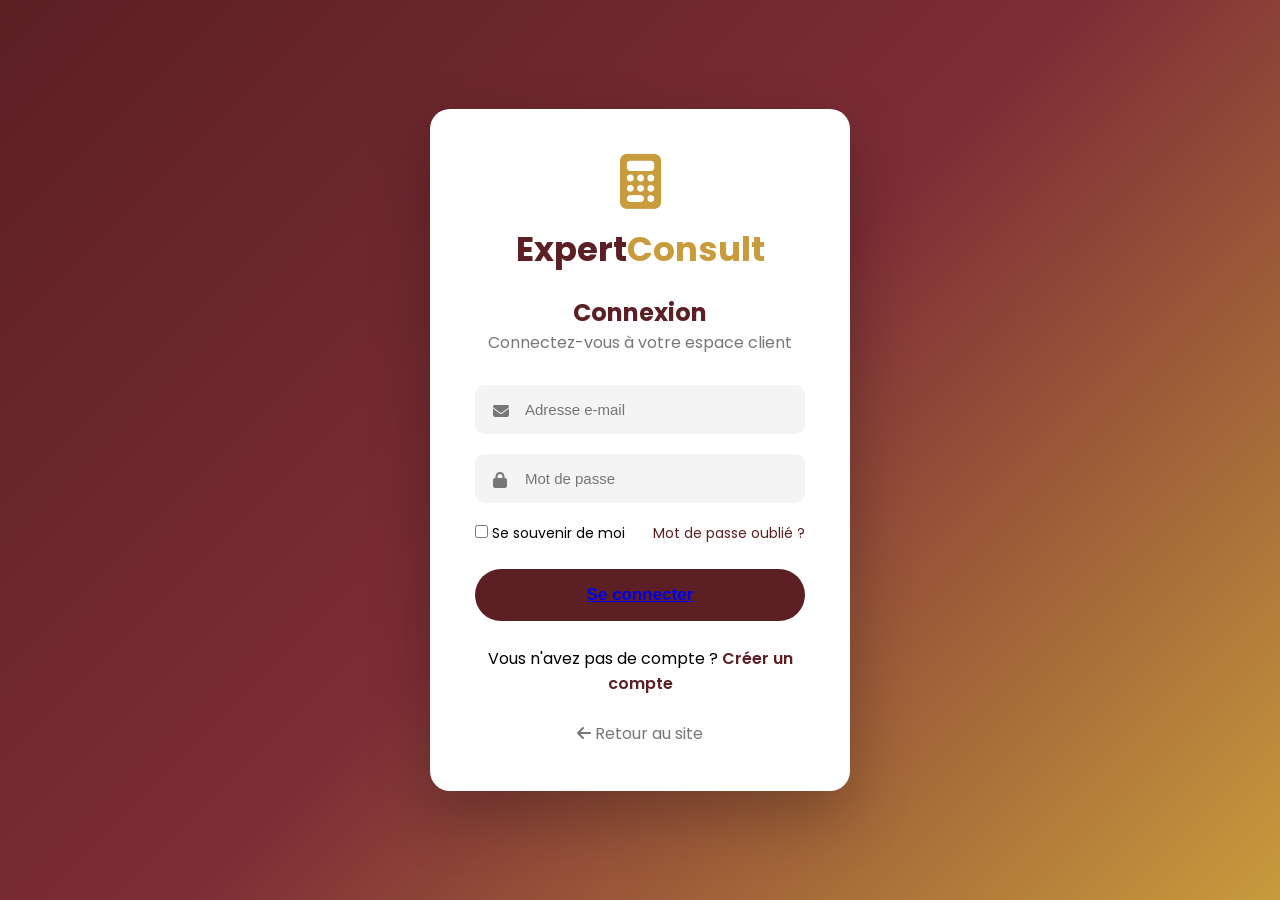
<file: auth.html>
<!DOCTYPE html>
<html lang="fr">

<head>

    <meta charset="UTF-8">
    <meta name="viewport" content="width=device-width, initial-scale=1.0">

    <title>Connexion | ExpertConsult</title>

    <link rel="stylesheet" href="auth.css">

    <!-- Google Fonts -->
    <link href="https://fonts.googleapis.com/css2?family=Poppins:wght@300;400;500;600;700&display=swap" rel="stylesheet">

    <!-- Font Awesome -->
    <link rel="stylesheet"
        href="https://cdnjs.cloudflare.com/ajax/libs/font-awesome/6.7.2/css/all.min.css">

</head>

<body>

    <div class="login-container">

        <div class="login-box">

            <div class="logo">

                <i class="fa-solid fa-calculator"></i>

                <h1>Expert<span>Consult</span></h1>

            </div>

            <h2>Connexion</h2>

            <p>Connectez-vous à votre espace client</p>

            <form action="#" method="post">

                <div class="input-box">

                    <i class="fa-solid fa-envelope"></i>

                    <input type="email"
                        placeholder="Adresse e-mail"
                        required>

                </div>

                <div class="input-box">

                    <i class="fa-solid fa-lock"></i>

                    <input type="password"
                        placeholder="Mot de passe"
                        required>

                </div>

                <div class="options">

                    <label>

                        <input type="checkbox">

                        Se souvenir de moi

                    </label>

                    <a href="#">Mot de passe oublié ?</a>

                </div>

                <button type="submit">

                    <a href="dashboard.html">Se connecter</a>

                </button>

            </form>

            <div class="register">

                Vous n'avez pas de compte ?

                <a href="inscrire.html">Créer un compte</a>

            </div>

            <a href="index.html" class="back">

                <i class="fa-solid fa-arrow-left"></i>

                Retour au site

            </a>

        </div>

    </div>

</body>

</html>
</file>
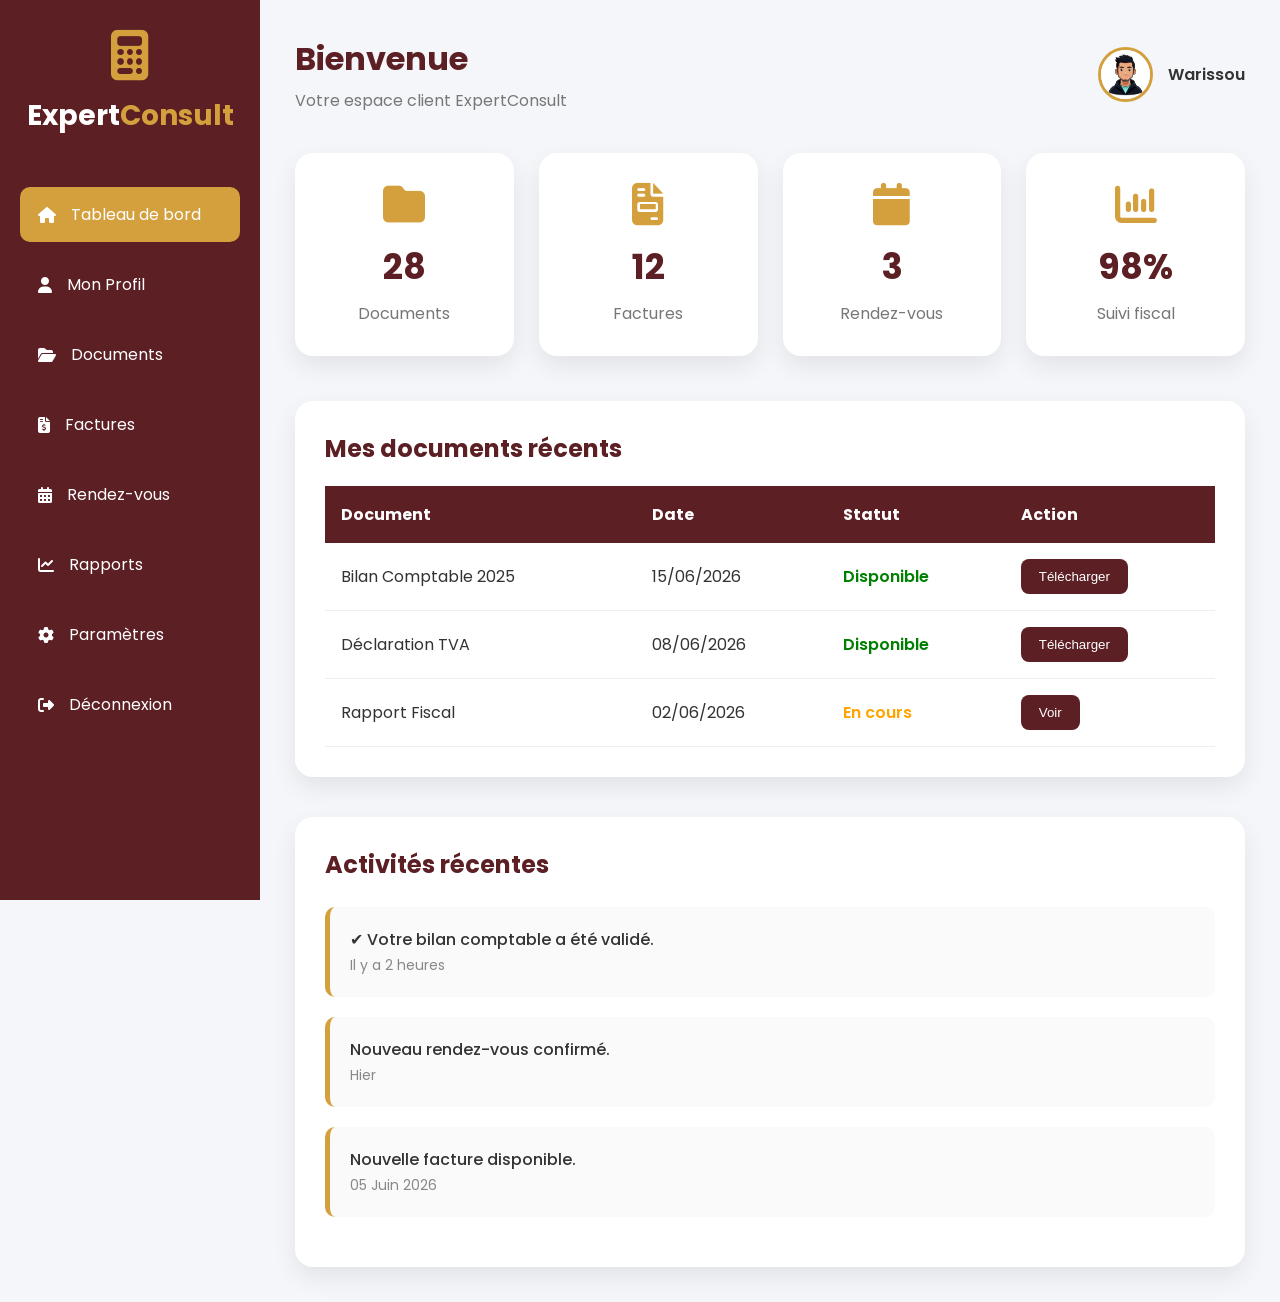
<file: dashboard.html>
<!DOCTYPE html>
<html lang="fr">

<head>

    <meta charset="UTF-8">
    <meta name="viewport" content="width=device-width, initial-scale=1.0">

    <title>Tableau de bord | ExpertConsult</title>

    <link rel="stylesheet" href="dashboard.css">

    <link href="https://fonts.googleapis.com/css2?family=Poppins:wght@300;400;500;600;700&display=swap" rel="stylesheet">

    <link rel="stylesheet"
    href="https://cdnjs.cloudflare.com/ajax/libs/font-awesome/6.7.2/css/all.min.css">

</head>

<body>

<!-- ================= SIDEBAR ================= -->

<div class="sidebar">

    <div class="logo">

        <i class="fa-solid fa-calculator"></i>

        <h2>Expert<span>Consult</span></h2>

    </div>

    <ul>

        <li class="active">
            <a href="#"><i class="fa-solid fa-house"></i> Tableau de bord</a>
        </li>

        <li>
            <a href="#"><i class="fa-solid fa-user"></i> Mon Profil</a>
        </li>

        <li>
            <a href="#"><i class="fa-solid fa-folder-open"></i> Documents</a>
        </li>

        <li>
            <a href="#"><i class="fa-solid fa-file-invoice-dollar"></i> Factures</a>
        </li>

        <li>
            <a href="#"><i class="fa-solid fa-calendar-days"></i> Rendez-vous</a>
        </li>

        <li>
            <a href="#"><i class="fa-solid fa-chart-line"></i> Rapports</a>
        </li>

        <li>
            <a href="#"><i class="fa-solid fa-gear"></i> Paramètres</a>
        </li>

        <li>
            <a href="index.html"><i class="fa-solid fa-right-from-bracket"></i> Déconnexion</a>
        </li>

    </ul>

</div>

<!-- ================= MAIN ================= -->

<div class="main">

    <!-- HEADER -->

    <header>

        <div>

            <h1>Bienvenue </h1>

            <p>Votre espace client ExpertConsult</p>

        </div>

        <div class="profile">

            <img src="pic/avatar.webp" alt="">

            <span>Warissou</span>

        </div>

    </header>

    <!-- CARTES -->

    <section class="cards">

        <div class="card">

            <i class="fa-solid fa-folder"></i>

            <h2>28</h2>

            <p>Documents</p>

        </div>

        <div class="card">

            <i class="fa-solid fa-file-invoice"></i>

            <h2>12</h2>

            <p>Factures</p>

        </div>

        <div class="card">

            <i class="fa-solid fa-calendar"></i>

            <h2>3</h2>

            <p>Rendez-vous</p>

        </div>

        <div class="card">

            <i class="fa-solid fa-chart-column"></i>

            <h2>98%</h2>

            <p>Suivi fiscal</p>

        </div>

    </section>

    <!-- DOCUMENTS -->

    <section class="table-section">

        <h2>Mes documents récents</h2>

        <table>

            <thead>

                <tr>

                    <th>Document</th>

                    <th>Date</th>

                    <th>Statut</th>

                    <th>Action</th>

                </tr>

            </thead>

            <tbody>

                <tr>

                    <td>Bilan Comptable 2025</td>

                    <td>15/06/2026</td>

                    <td><span class="ok">Disponible</span></td>

                    <td><button>Télécharger</button></td>

                </tr>

                <tr>

                    <td>Déclaration TVA</td>

                    <td>08/06/2026</td>

                    <td><span class="ok">Disponible</span></td>

                    <td><button>Télécharger</button></td>

                </tr>

                <tr>

                    <td>Rapport Fiscal</td>

                    <td>02/06/2026</td>

                    <td><span class="wait">En cours</span></td>

                    <td><button>Voir</button></td>

                </tr>

            </tbody>

        </table>

    </section>

    <!-- ACTIVITÉS -->

    <section class="activity">

        <h2>Activités récentes</h2>

        <div class="activity-box">

            <p>✔ Votre bilan comptable a été validé.</p>

            <span>Il y a 2 heures</span>

        </div>

        <div class="activity-box">

            <p> Nouveau rendez-vous confirmé.</p>

            <span>Hier</span>

        </div>

        <div class="activity-box">

            <p> Nouvelle facture disponible.</p>

            <span>05 Juin 2026</span>

        </div>

    </section>

</div>

</body>

</html>
</file>
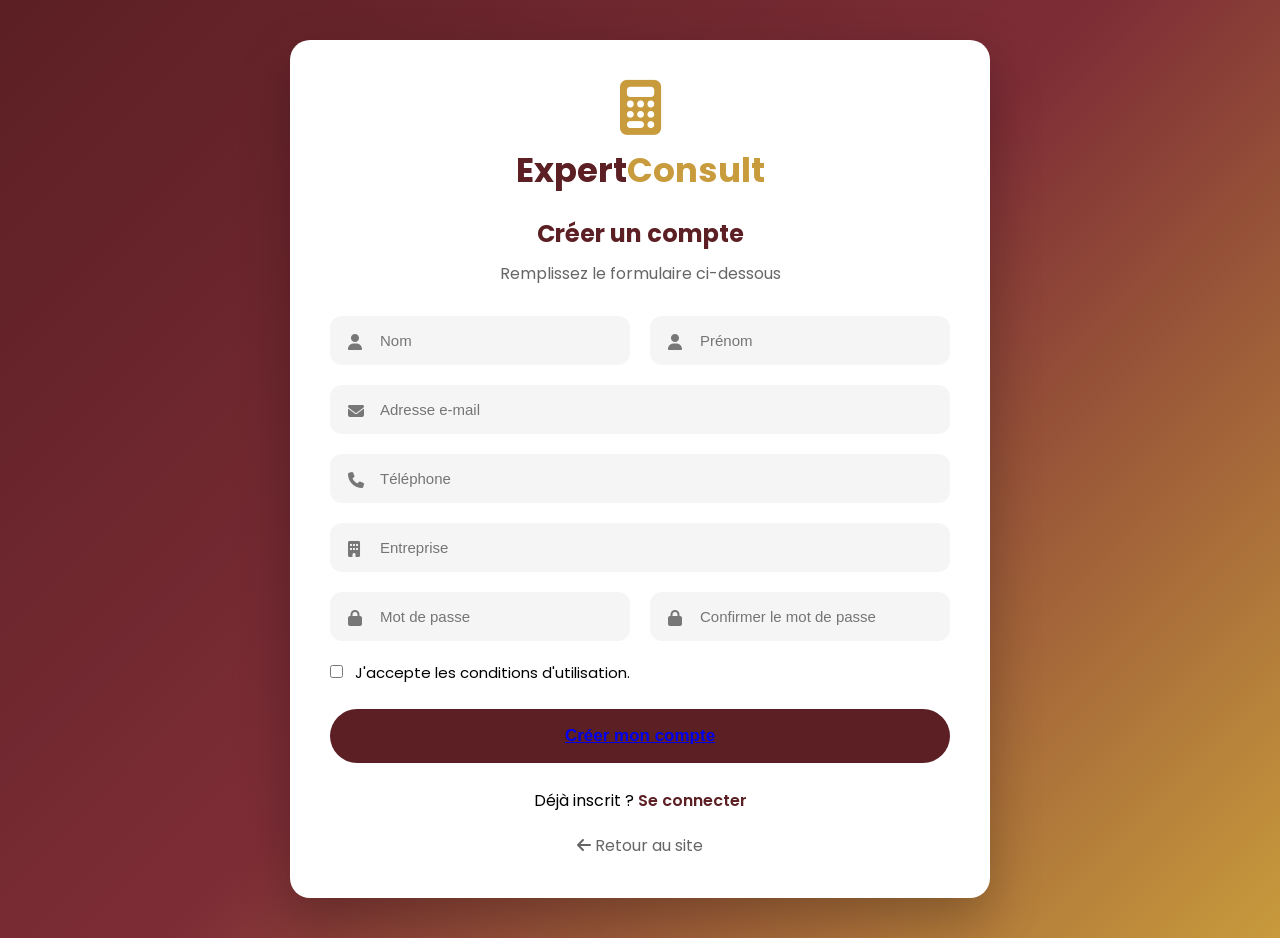
<file: inscrire.html>
<!DOCTYPE html>
<html lang="fr">

<head>

    <meta charset="UTF-8">
    <meta name="viewport" content="width=device-width, initial-scale=1.0">

    <title>Inscription | ExpertConsult</title>

    <link rel="stylesheet" href="inscrire.css">

    <link href="https://fonts.googleapis.com/css2?family=Poppins:wght@300;400;500;600;700&display=swap" rel="stylesheet">

    <link rel="stylesheet"
    href="https://cdnjs.cloudflare.com/ajax/libs/font-awesome/6.7.2/css/all.min.css">

</head>

<body>

<div class="container">

<div class="register-box">

<div class="logo">

<i class="fa-solid fa-calculator"></i>

<h1>Expert<span>Consult</span></h1>

</div>

<h2>Créer un compte</h2>

<p>Remplissez le formulaire ci-dessous</p>

<form action="inscrire.php" method="POST">

<div class="row">

<div class="input-box">

<i class="fa-solid fa-user"></i>

<input type="text" placeholder="Nom" name="nom"required>

</div>

<div class="input-box">

<i class="fa-solid fa-user"></i>

<input type="text" placeholder="Prénom" name="prenom" required>

</div>

</div>

<div class="input-box">

<i class="fa-solid fa-envelope"></i>

<input type="email" placeholder="Adresse e-mail" name="email" required>

</div>

<div class="input-box">

<i class="fa-solid fa-phone"></i>

<input type="tel" placeholder="Téléphone" name="telephone" required>

</div>

<div class="input-box">

<i class="fa-solid fa-building"></i>

<input type="text" placeholder="Entreprise" name="entreprise" >

</div>

<div class="row">

<div class="input-box">

<i class="fa-solid fa-lock"></i>

<input type="password" placeholder="Mot de passe" name="mot_de_passe" required>

</div>

<div class="input-box">

<i class="fa-solid fa-lock"></i>

<input type="password" placeholder="Confirmer le mot de passe" name="confirmation" required>

</div>

</div>

<div class="checkbox">

<label>

<input type="checkbox" required>

J'accepte les conditions d'utilisation.

</label>

</div>

<button type="submit"><a href="dashboard.html">Créer mon compte</a>



</button>

</form>

<div class="login">

Déjà inscrit ?

<a href="auth.html">

Se connecter

</a>

</div>

<a href="index.html" class="back">

<i class="fa-solid fa-arrow-left"></i>

Retour au site

</a>

</div>

</div>

</body>

</html>
</file>
<file: auth.css>
/* =====================
RESET
====================== */

*{
    margin:0;
    padding:0;
    box-sizing:border-box;
}

body{

    font-family:'Poppins',sans-serif;

    height:100vh;

    display:flex;
    justify-content:center;
    align-items:center;

    background:linear-gradient(135deg,#5b1f24,#7d2d36,#c89b3c);

}

/* =====================
LOGIN
====================== */

.login-container{

    width:100%;
    display:flex;
    justify-content:center;
    align-items:center;

    padding:20px;

}

.login-box{

    width:420px;

    background:#fff;

    border-radius:20px;

    padding:45px;

    box-shadow:0 25px 60px rgba(0,0,0,.25);

    animation:fade .8s;

}

/* =====================
LOGO
====================== */

.logo{

    text-align:center;

    margin-bottom:20px;

}

.logo i{

    font-size:55px;

    color:#c89b3c;

    margin-bottom:15px;

}

.logo h1{

    color:#5b1f24;

    font-size:34px;

}

.logo span{

    color:#c89b3c;

}

.login-box h2{

    text-align:center;

    color:#5b1f24;

    margin-top:20px;

}

.login-box p{

    text-align:center;

    color:#777;

    margin-bottom:30px;

}

/* =====================
INPUTS
====================== */

.input-box{

    position:relative;

    margin-bottom:20px;

}

.input-box i{

    position:absolute;

    left:18px;

    top:18px;

    color:#777;

}

.input-box input{

    width:100%;

    padding:16px 18px 16px 50px;

    border:none;

    background:#f4f4f4;

    border-radius:10px;

    outline:none;

    font-size:15px;

    transition:.3s;

}

.input-box input:focus{

    background:#fff;

    border:2px solid #c89b3c;

}

/* =====================
OPTIONS
====================== */

.options{

    display:flex;

    justify-content:space-between;

    align-items:center;

    font-size:14px;

    margin-bottom:25px;

}

.options a{

    text-decoration:none;

    color:#5b1f24;

}

.options a:hover{

    color:#c89b3c;

}

/* =====================
BUTTON
====================== */

button{

    width:100%;

    padding:16px;

    border:none;

    border-radius:50px;

    background:#5b1f24;

    color:#fff;

    font-size:17px;

    font-weight:600;

    cursor:pointer;

    transition:.3s;

}

button:hover{

    background:#c89b3c;

    color:#fff;

    transform:translateY(-3px);

}

/* =====================
REGISTER
====================== */

.register{

    margin-top:25px;

    text-align:center;

}

.register a{

    color:#5b1f24;

    font-weight:600;

    text-decoration:none;

}

.register a:hover{

    color:#c89b3c;

}

/* =====================
BACK
====================== */

.back{

    display:block;

    text-align:center;

    margin-top:25px;

    color:#777;

    text-decoration:none;

}

.back:hover{

    color:#5b1f24;

}

/* =====================
ANIMATION
====================== */

@keyframes fade{

    from{

        opacity:0;

        transform:translateY(40px);

    }

    to{

        opacity:1;

        transform:translateY(0);

    }

}

/* =====================
RESPONSIVE
====================== */

@media(max-width:500px){

.login-box{

width:100%;

padding:30px;

}

.logo h1{

font-size:28px;

}

}
</file>
<file: dashboard.css>
/*=========================================
RESET
=========================================*/

*{
    margin:0;
    padding:0;
    box-sizing:border-box;
}

body{
    font-family:'Poppins',sans-serif;
    background:#f4f6f9;
    display:flex;
    color:#333;
}

/*=========================================
SIDEBAR
=========================================*/

.sidebar{

    width:260px;
    min-height:100vh;
    background:#5b1f24;
    position:fixed;
    left:0;
    top:0;
    color:#fff;
    padding:30px 20px;

}

.logo{

    text-align:center;
    margin-bottom:50px;

}

.logo i{

    font-size:50px;
    color:#d4a03d;
    margin-bottom:15px;

}

.logo h2{

    font-size:28px;

}

.logo span{

    color:#d4a03d;

}

.sidebar ul{

    list-style:none;

}

.sidebar ul li{

    margin-bottom:15px;

}

.sidebar ul li a{

    display:flex;
    align-items:center;
    gap:15px;

    text-decoration:none;
    color:#fff;

    padding:15px 18px;

    border-radius:10px;

    transition:.3s;

}

.sidebar ul li a:hover{

    background:#7a2e35;

}

.sidebar ul li.active a{

    background:#d4a03d;
    color:#fff;

}

/*=========================================
MAIN
=========================================*/

.main{

    margin-left:260px;
    width:calc(100% - 260px);
    padding:35px;

}

/*=========================================
HEADER
=========================================*/

header{

    display:flex;
    justify-content:space-between;
    align-items:center;

    margin-bottom:40px;

}

header h1{

    color:#5b1f24;
    margin-bottom:5px;

}

header p{

    color:#777;

}

.profile{

    display:flex;
    align-items:center;
    gap:15px;

}

.profile img{

    width:55px;
    height:55px;
    border-radius:50%;
    object-fit:cover;
    border:3px solid #d4a03d;

}

.profile span{

    font-weight:600;

}

/*=========================================
CARDS
=========================================*/

.cards{

    display:grid;
    grid-template-columns:repeat(4,1fr);
    gap:25px;

    margin-bottom:45px;

}

.card{

    background:#fff;

    border-radius:18px;

    padding:30px;

    text-align:center;

    box-shadow:0 10px 25px rgba(0,0,0,.08);

    transition:.3s;

}

.card:hover{

    transform:translateY(-8px);

}

.card i{

    font-size:42px;

    color:#d4a03d;

    margin-bottom:15px;

}

.card h2{

    font-size:35px;

    color:#5b1f24;

}

.card p{

    color:#777;

    margin-top:8px;

}

/*=========================================
TABLE
=========================================*/

.table-section{

    background:#fff;

    border-radius:18px;

    padding:30px;

    box-shadow:0 10px 25px rgba(0,0,0,.08);

    margin-bottom:40px;

}

.table-section h2{

    color:#5b1f24;

    margin-bottom:20px;

}

table{

    width:100%;
    border-collapse:collapse;

}

thead{

    background:#5b1f24;
    color:#fff;

}

th{

    padding:16px;
    text-align:left;

}

td{

    padding:16px;

    border-bottom:1px solid #eee;

}

tbody tr:hover{

    background:#fafafa;

}

button{

    background:#5b1f24;
    color:white;

    border:none;

    padding:10px 18px;

    border-radius:8px;

    cursor:pointer;

    transition:.3s;

}

button:hover{

    background:#d4a03d;

}

.ok{

    color:green;
    font-weight:600;

}

.wait{

    color:orange;
    font-weight:600;

}

/*=========================================
ACTIVITY
=========================================*/

.activity{

    background:white;

    border-radius:18px;

    padding:30px;

    box-shadow:0 10px 25px rgba(0,0,0,.08);

}

.activity h2{

    color:#5b1f24;

    margin-bottom:25px;

}

.activity-box{

    padding:20px;

    border-left:5px solid #d4a03d;

    background:#fafafa;

    border-radius:10px;

    margin-bottom:20px;

}

.activity-box p{

    font-weight:500;

}

.activity-box span{

    font-size:14px;

    color:#888;

}

/*=========================================
SCROLLBAR
=========================================*/

::-webkit-scrollbar{

    width:8px;

}

::-webkit-scrollbar-thumb{

    background:#5b1f24;
    border-radius:20px;

}

/*=========================================
RESPONSIVE
=========================================*/

@media(max-width:1100px){

.cards{

grid-template-columns:repeat(2,1fr);

}

}

@media(max-width:900px){

.sidebar{

width:80px;

padding:20px 10px;

}

.logo h2{

display:none;

}

.logo i{

font-size:35px;

}

.sidebar ul li a{

justify-content:center;

}

.sidebar ul li a span{

display:none;

}

.main{

margin-left:80px;

width:calc(100% - 80px);

}

}

@media(max-width:768px){

header{

flex-direction:column;
align-items:flex-start;
gap:20px;

}

.cards{

grid-template-columns:1fr;

}

table{

display:block;
overflow-x:auto;

}

}

@media(max-width:500px){

.main{

padding:20px;

}

.table-section,
.activity{

padding:20px;

}

.card{

padding:20px;

}

header h1{

font-size:28px;

}

}
</file>
<file: inscrire.css>
*{
margin:0;
padding:0;
box-sizing:border-box;
}

body{

font-family:Poppins,sans-serif;

background:linear-gradient(135deg,#5b1f24,#7d2d36,#c89b3c);

min-height:100vh;

display:flex;

justify-content:center;

align-items:center;

padding:40px 20px;

}

.container{

width:100%;

display:flex;

justify-content:center;

}

.register-box{

background:white;

width:700px;

padding:40px;

border-radius:20px;

box-shadow:0 20px 50px rgba(0,0,0,.25);

animation:show .8s ease;

}

.logo{

text-align:center;

margin-bottom:20px;

}

.logo i{

font-size:55px;

color:#c89b3c;

margin-bottom:10px;

}

.logo h1{

color:#5b1f24;

font-size:34px;

}

.logo span{

color:#c89b3c;

}

h2{

text-align:center;

color:#5b1f24;

margin-bottom:10px;

}

p{

text-align:center;

color:#666;

margin-bottom:30px;

}

.row{

display:grid;

grid-template-columns:1fr 1fr;

gap:20px;

}

.input-box{

position:relative;

margin-bottom:20px;

}

.input-box i{

position:absolute;

top:18px;

left:18px;

color:#777;

}

.input-box input{

width:100%;

padding:16px 16px 16px 50px;

border:none;

background:#f5f5f5;

border-radius:12px;

outline:none;

font-size:15px;

transition:.3s;

}

.input-box input:focus{

background:white;

border:2px solid #c89b3c;

}

.checkbox{

margin-bottom:25px;

font-size:15px;

}

.checkbox input{

margin-right:8px;

}

button{

width:100%;

padding:17px;

border:none;

background:#5b1f24;

color:white;

font-size:17px;

font-weight:600;

border-radius:50px;

cursor:pointer;

transition:.3s;

}

button:hover{

background:#c89b3c;

transform:translateY(-3px);

}

.login{

margin-top:25px;

text-align:center;

}

.login a{

text-decoration:none;

color:#5b1f24;

font-weight:600;

}

.login a:hover{

color:#c89b3c;

}

.back{

display:block;

margin-top:20px;

text-align:center;

text-decoration:none;

color:#666;

}

.back:hover{

color:#5b1f24;

}

@keyframes show{

from{

opacity:0;

transform:translateY(40px);

}

to{

opacity:1;

transform:translateY(0);

}

}

@media(max-width:768px){

.register-box{

width:100%;

padding:30px;

}

.row{

grid-template-columns:1fr;

}

.logo h1{

font-size:28px;

}

}
</file>
